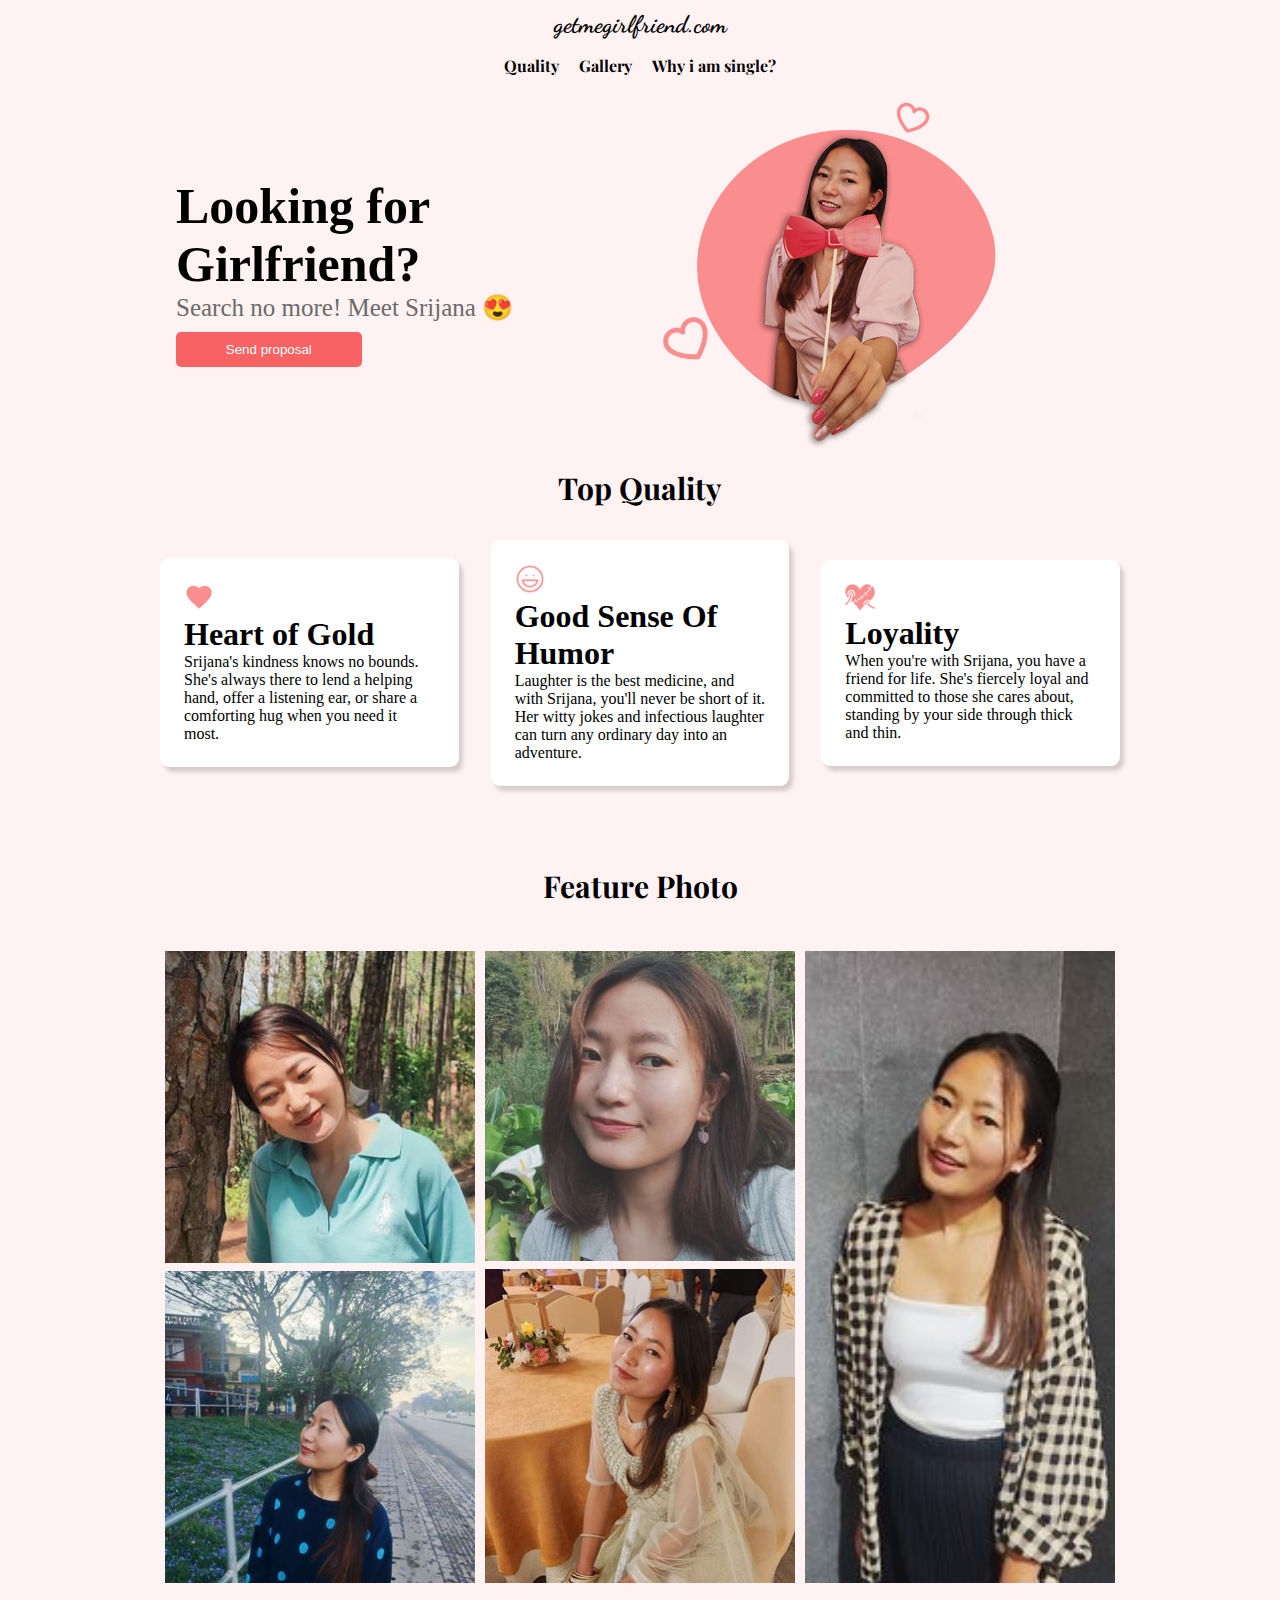
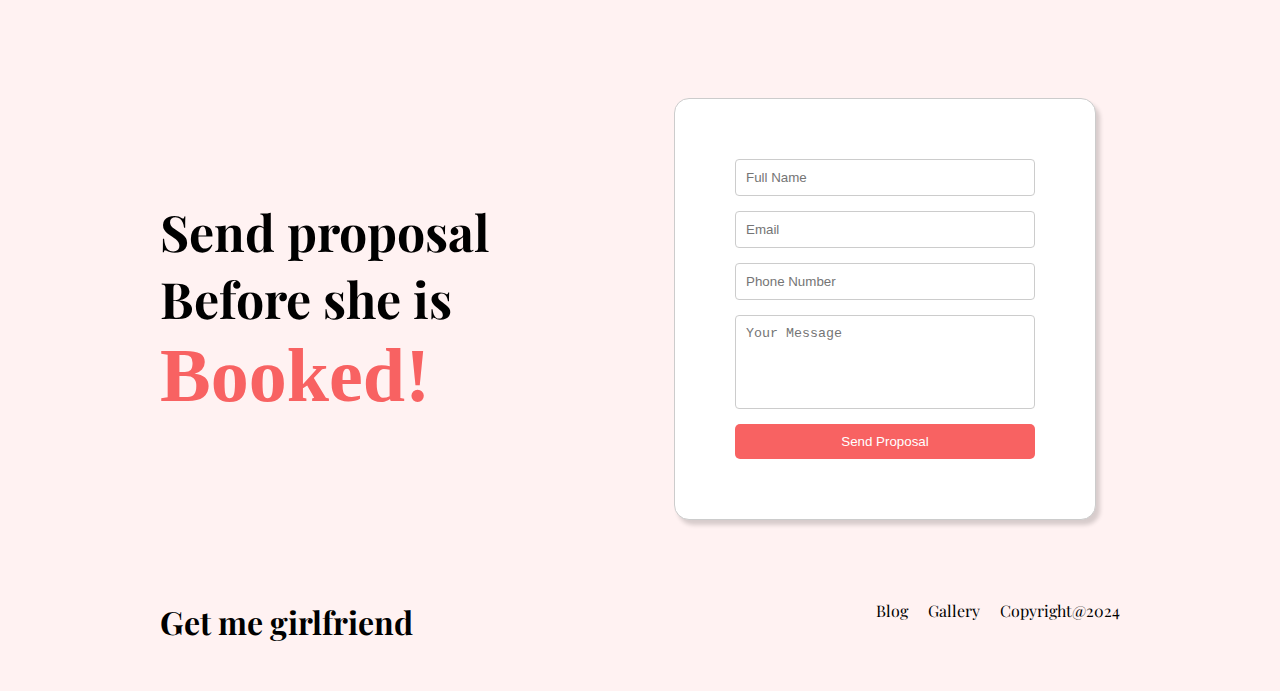
<file: index.html>
<!DOCTYPE html>
<html lang="en">
<head>
    <meta charset="UTF-8">
    <meta name="viewport" content="width=device-width, initial-scale=1.0">
    <title>Document</title>
    <!-- CSS only -->
    <link rel="preconnect" href="https://fonts.googleapis.com">
    <link rel="preconnect" href="https://fonts.gstatic.com" crossorigin>
    <link href="https://fonts.googleapis.com/css2?family=Dancing+Script:wght@400..700&family=Playfair+Display:ital,wght@0,400..900;1,400..900&display=swap" rel="stylesheet">
    <link rel="stylesheet" href="./static/css/index.css">

</head>
<body>
    <main class="page-container">
        <section class="header" title="Navigation">
          <div class="logo">getmegirlfriend.com</div>
          <div class="navigation">
            <nav>
              <ul>
                <li>
                  <a href="#quality">Quality</a>
                </li>
                <li>
                  <a href="#photos">Gallery</a>
                </li>
                <li>
                  <a href="#single">Why i am single?</a>
                </li>
              </ul>
            </nav>
          </div>
        </section>
        <!-- End of Navigation -->

        <section class="hero-section-container" title="Hero section">
          <div>
            <h1>Looking for Girlfriend?</h1>
            <p>Search no more! Meet Srijana 😍</p>
            <button id="send-proposal-btn">Send proposal</button>
          </div>
          <div>
            <div>
              <img src="./static/images/hero-srijana.png" />
            </div>
          </div>
        </section>
        <!-- End of hero section -->

        <section id="quality" class="top-section" title="Top Features">
          <h1>Top Quality</h1>
          <div class="quality-wrapper">
            <div class="quality-card">
              <div class="icon">
                <img src="./static/images/mdi_heart.png" alt="">
              </div>
              <h1>Heart of Gold</h1>
              <p>
                Srijana's kindness knows no bounds. She's always there to lend a
                helping hand, offer a listening ear, or share a comforting hug
                when you need it most.
              </p>
            </div>
            <div class="quality-card">
              <div class="icon"><img src="./static/images/lucide_laugh.png" alt=""></div>
              <h1>Good Sense Of Humor</h1>
              <p>
                Laughter is the best medicine, and with Srijana, you'll never be
                short of it. Her witty jokes and infectious laughter can turn
                any ordinary day into an adventure.
              </p>
            </div>
            <div class="quality-card">
              <div class="icon"><img src="./static/images/Vector.png" alt=""></div>
              <h1>Loyality</h1>
              <p>
                When you're with Srijana, you have a friend for life. She's fiercely 
                loyal and committed to those she cares about, standing by your side
                through thick and thin.
              </p>
            </div>
          </div>
        </section>
        <!-- End of top Quality section -->

        <section id="photos" class="feature-photo" title="Feature Photo">
          <h1>Feature Photo</h1>
          <div class="proposal-photos">
            <div class="grid-container">
              <div class="grid-item">
                <img src="./static/images/photo1.jpg" alt="Proposal Photo 1">
                <img src="./static/images/photo2.jpg" alt="Proposal Photo 2">
              </div>
              <div class="grid-item">
                <img src="./static/images/photo5.jpg" alt="Proposal Photo 3">
                <img src="./static/images/photo4.jpg" alt="Proposal Photo 4">
              </div>
              <div class="grid-item">
                <img src="./static/images/photo3.jpg" alt="Proposal Photo 5">
              </div>
            </div>
          </div>
        </section>
        <!-- End of Feature photo section -->

        <section id="single" title="Proposal form">
          <div class="form-container">
            <div class="form-left-container">
              <p>Send proposal Before she is</p>
              <h1>Booked!</h1>
            </div>
            <div class="form-right-container">
              <form action="https://formspree.io/f/xoqgwaqp"  method="post" id="proposal-form">
                <input type="text" name="name"   placeholder="Full Name" required>
                <input type="email" name="email" placeholder="Email" required>
                <input type="phone" name="phone" placeholder="Phone Number" required>
                <textarea placeholder="Your Message" name="message" id="text" cols="30" rows="10"></textarea>
                <button type="submit">Send Proposal</button>
              </form>
            </div>
          </div>
        </section>
        <!-- End of proposal form section -->
  
        <section title="Footer">
          <div class="footer-container">
            <div>
              <h1>Get me girlfriend</h1>
            </div>

            <div>
              <nav>
                <ul>
                  <li>
                    <a href="">Blog</a>
                  </li>
                  <li>
                    <a href="">Gallery</a>
                  </li>
                  <li>
                    <a href="">Copyright@2024</a>
                  </li>
                </ul>
              </nav>
            </div>
          </div>
        </section>
        <!-- End of Footer -->
      </main>
    <script>
        // function ChangeTheme(){
        //     var currentColor = document.documentElement.style.getPropertyValue('--primary-bg-color');
        // var originalColor = 'var(--original-primary-bg-color)';
        
        // if (currentColor === originalColor) {
        //     // If current color is original color, change to new color
        //     document.documentElement.style.setProperty('--primary-bg-color', 'black');
        //     document.documentElement.style.setProperty('--primary-color', 'white');
        // } else {
        //     // If current color is not original color, revert to original color
        //     document.documentElement.style.setProperty('--primary-bg-color', originalColor);
        //     document.documentElement.style.setProperty('--primary-color', 'var(--original-primary-color)');
        // }
        // }
        
      document.getElementById("send-proposal-btn").addEventListener("click", function() {
      document.getElementById("proposal-form").querySelector("input[type='text']").focus();

      document.getElementById('proposal-form').addEventListener('submit', function(event) {
      event.preventDefault();

        var name = document.getElementsByName('name')[0].value;
        var email = document.getElementsByName('email')[0].value;
        var phone = document.getElementsByName('phone')[0].value;
        var message = document.getElementsByName('message')[0].value;

      var emailRegex = /^[a-zA-Z0-9._%+-]+@[a-zA-Z0-9.-]+\.[a-zA-Z]{2,}$/;
      if(!emailRegex.test(email)) {
        alert('Please enter a valid email address.');
        return;
      }

       var phoneRegex = /^\+977[0-9]{9}$/;
      if (!phoneRegex.test(phone)) {
        alert('Please enter a valid Nepal phone number (e.g., +977XXXXXXXXXX).');
      return;
      }
      alert('Name: ' + name + '\nEmail: ' + email + '\nPhone: ' + phone + '\nMessage: ' + message);
      });
      });
   </script>
</body>
</html>
</file>
<file: static/css/index.css>
@import "./reset.css";

:root {
  --primary-color: black;
  --secondary-color: #6a6a6a;
  --primary-bg-color: #fff2f2;
  --secondary-bg-color: white;

  --font-primary: "Inter";
  --font-secondary: "arial";
}

body {
  background-color: var(--primary-bg-color);
  color: var(--primary-color);
}

.logo{
  font-family: 'Dancing Script';
}
.page-container {
  max-width: 60rem;
  margin: 10px auto;
}
/* End of page container */

.header {
  display: flex;
  flex-direction: column;
  align-items: center;
}

.logo {
  font-size: 1.5rem;
  font-weight: bold;
  margin-bottom: 1rem;
}

.navigation > nav > ul {
  display: flex;
  column-gap: 20px;
}

.navigation > nav > ul > li {
  list-style: none;
}

.navigation > nav > ul > li > a {
  color: var(--primary-color);
  text-decoration: none;
  font-weight: bold;
  font-family: 'Playfair Display';
}

/* End of navigation */
.hero-section-container {
  padding: 1rem;
  display: grid;
  grid-template-columns: 1fr 1fr;
}

.hero-section-container > div:first-child {
  align-self: center;
}
.hero-section-container div h1{
  font-size: 50px;
}
.hero-section-container div p{
  color: #6a6a6a;
  font-size: 25px;
}
.hero-section-container div button{
  width: 40%;
  padding: 10px;
  margin-top: 10px;
  background-color: #F86262;
  color: white;
  border: none;
  border-radius: 5px;
  cursor: pointer;
}
.hero-section-container > div:last-child > div {
  max-width: 400px;
}

/* End of hero section */

.icon img{
  max-width: 30px;
}
.top-section h1:first-child{
  text-align: center;
  font-size: 30px;
  font-family: 'Playfair display';
  margin-bottom: 2rem;
}
.quality-wrapper {
  display: flex;
  align-items: center;
  column-gap: 2rem;
}

.quality-card {
  background-color: white;
  padding: 24px;
  width: calc(100% - 48px);
  border-radius: 9px;
  border: none;
  box-shadow: 4px 5px 4px 0px rgba(0, 0, 0, 0.16);
  -webkit-box-shadow: 4px 5px 4px 0px rgba(0, 0, 0, 0.16);
  -moz-box-shadow: 4px 5px 4px 0px rgba(0, 0, 0, 0.16);
}
/* End of top Quality section  */

.feature-photo h1{
  text-align: center;
  font-size: 30px;
  font-family: 'Playfair display';
  margin-top: 5rem;
  margin-bottom: 2rem;
}
.grid-container {
  display: flex;
  flex-wrap: wrap;
  /* padding: 5px; */
}

.grid-item {
  display: flex;
  flex: 1;
  flex-direction: column;
  padding: 5px;
}

.grid-item img {
  display: block;
  max-width: 100%;
  /* height: auto; */
  padding-top: 0.5rem;
}
.grid-item:last-child img {
  height: 100%;
}


form{
  max-width: 400px;
  margin: 0 auto;
  padding: 60px;
  border: 1px solid #ccc;
  border-radius: 15px;
  background-color: white;
  box-shadow: 4px 5px 4px 0px rgba(0, 0, 0, 0.16);
  -webkit-box-shadow: 4px 5px 4px 0px rgba(0, 0, 0, 0.16);
  -moz-box-shadow: 4px 5px 4px 0px rgba(0, 0, 0, 0.16);
}
form input {
  width: 100%;
  padding: 10px;
  margin-bottom: 15px;
  border: 1px solid #ccc;
  border-radius: 5px;
}

.form-container {
  display: grid;
  grid-template-columns: 1fr 1fr;
  gap: 20px; 
  margin-top: 30px; 
  padding-top: 5rem;
}

.form-container div:first-child {
  display: flex;
  flex-direction: column;
  align-self: center;
}
.form-container div p{
  font-size: 50px;
  font-family: 'playfair Display';
  font-weight: bold;
  
}
.form-container div h1{
  text-align: left;
  font-size: 76px;
  color: #F86262;
}
form {
  display: grid;
  width: 300px;
  height: 300px;
  margin: 0 auto;
  padding: 60px; 
  border: 1px solid #ccc;
  border-radius: 15px;
  background-color: white;
  box-shadow: 4px 5px 4px 0px rgba(0, 0, 0, 0.16);
  -webkit-box-shadow: 4px 5px 4px 0px rgba(0, 0, 0, 0.16);
  -moz-box-shadow: 4px 5px 4px 0px rgba(0, 0, 0, 0.16);
}

form input,textarea {
  display: block;
  width: 100%;
  margin-bottom: 15px;
  padding: 10px;
  box-sizing: border-box;
  border: 1px solid #ccc;
  border-radius: 4px;
  resize: none;
}
form button {
  width: 100%;
  padding: 10px;
  background-color: #F86262;
  color: white;
  border: none;
  border-radius: 5px;
  cursor: pointer;
}
form button:hover {
  background-color: #f77171;
}
 /* End of proposal form section  */

.footer-container{
  display: grid;
  grid-template-columns: 1fr 1fr;
  padding-top: 5rem;
  margin-bottom: 3rem;
}

.footer-container div:first-child{
  font-family: 'Playfair Display';
  font-weight: 700;
}

.footer-container div nav ul{
  display: flex;
  column-gap: 20px;
  justify-content: flex-end;
}

.footer-container div nav ul li{
  list-style: none;
}

.footer-container div nav ul li a{
  text-decoration: none;
  color: black;
  font-family: 'Playfair Display';
}
/* End of Footer  */
</file>
